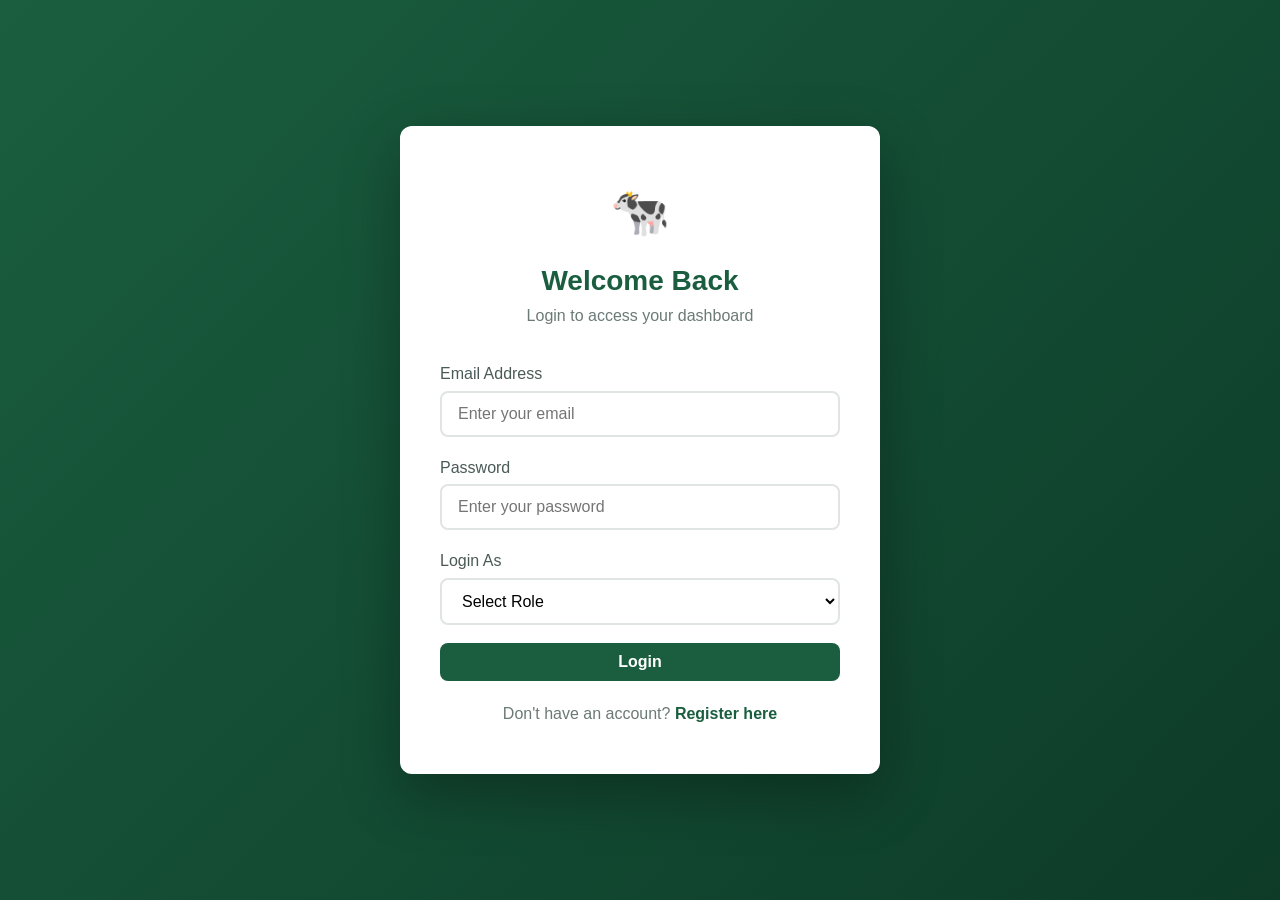
<file: frontend/admin-dashboard.html>
<!DOCTYPE html>
<html lang="en">
<head>
    <meta charset="UTF-8">
    <meta name="viewport" content="width=device-width, initial-scale=1.0">
    <title>Admin Dashboard - SmartLivestock</title>
    <link rel="stylesheet" href="css/style.css">
    <script src="js/session.js"></script>
</head>
<body>
    <div class="dashboard-wrapper">
        <!-- Sidebar -->
        <aside class="sidebar">
            <div class="sidebar-brand">
                <span class="logo-icon">🐄</span>
                <span class="logo-text">SmartLivestock</span>
            </div>
            <nav class="sidebar-nav">
                <a href="#" class="active" data-section="dashboard">
                    <span class="nav-icon">📊</span> Dashboard
                </a>
                <a href="#" data-section="users">
                    <span class="nav-icon">👤</span> Manage Users
                </a>
                <a href="#" data-section="livestock">
                    <span class="nav-icon">🐄</span> All Livestock
                </a>
                <a href="#" data-section="emergencies">
                    <span class="nav-icon">🚨</span> All Emergencies
                </a>
                <a href="#" data-section="appointments">
                    <span class="nav-icon">📅</span> All Appointments
                </a>
               <a href="javascript:void(0)" onclick="logout()">
                <span class="nav-icon">🚪</span>
                Logout
                </a>

            </nav>
        </aside>

        <!-- Main Content -->
        <main class="main-content">
            <!-- Dashboard -->
            <section id="section-dashboard" class="section active">
                <div class="section-header">
                    <h1>👋 Welcome, Administrator</h1>
                    <p>System overview and statistics</p>
                </div>
                <div class="stats-grid">
                    <div class="stat-card">
                        <div class="stat-icon">👤</div>
                        <div>
                            <h3>Total Users</h3>
                            <p id="adminTotalUsers">0</p>
                        </div>
                    </div>
                    <div class="stat-card">
                        <div class="stat-icon">🐄</div>
                        <div>
                            <h3>Total Livestock</h3>
                            <p id="adminTotalLivestock">0</p>
                        </div>
                    </div>
                    <div class="stat-card">
                        <div class="stat-icon">🚨</div>
                        <div>
                            <h3>Total Emergencies</h3>
                            <p id="adminTotalEmergencies">0</p>
                        </div>
                    </div>
                    <div class="stat-card">
                        <div class="stat-icon">📅</div>
                        <div>
                            <h3>Total Appointments</h3>
                            <p id="adminTotalAppointments">0</p>
                        </div>
                    </div>
                </div>
            </section>

            <!-- Users -->
            <section id="section-users" class="section">
                <div class="section-header">
                    <h1>👤 Manage Users</h1>
                </div>
                <div id="adminUsersList">
                    <!-- Loaded by JavaScript -->
                </div>
            </section>

            <!-- All Livestock -->
            <section id="section-livestock" class="section">
                <div class="section-header">
                    <h1>🐄 All Livestock</h1>
                </div>
                <div id="adminLivestockList">
                    <!-- Loaded by JavaScript -->
                </div>
            </section>

            <!-- All Emergencies -->
            <section id="section-emergencies" class="section">
                <div class="section-header">
                    <h1>🚨 All Emergencies</h1>
                </div>
                <div id="adminEmergenciesList">
                    <!-- Loaded by JavaScript -->
                </div>
            </section>

            <!-- All Appointments -->
            <section id="section-appointments" class="section">
                <div class="section-header">
                    <h1>📅 All Appointments</h1>
                </div>
                <div id="adminAppointmentsList">
                    <!-- Loaded by JavaScript -->
                </div>
            </section>
        </main>
    </div>

    <h2 id="welcomeText"></h2>

    <script src="js/api.js"></script>
    <script src="js/admin.js"></script>
</body>
</html>
</file>
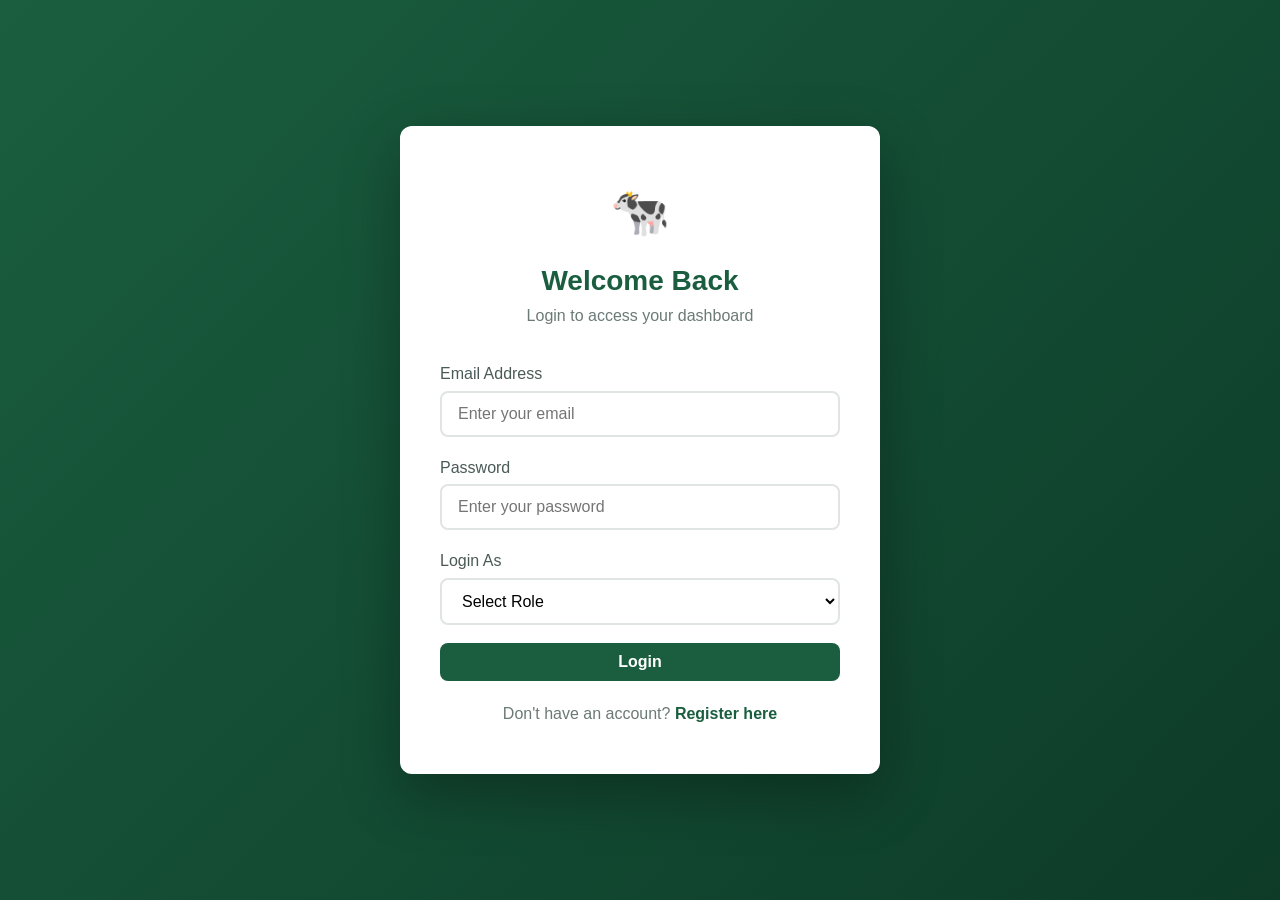
<file: frontend/doctor-dashboard.html>
<!DOCTYPE html>
<html lang="en">
<head>
    <meta charset="UTF-8">
    <meta name="viewport" content="width=device-width, initial-scale=1.0">
    <title>Doctor Dashboard - SmartLivestock</title>
    <link rel="stylesheet" href="css/style.css">
    <script src="js/session.js"></script>
</head>
<body>
    <div class="dashboard-wrapper">
        <!-- Sidebar -->
        <aside class="sidebar">
            <div class="sidebar-brand">
                <span class="logo-icon">🐄</span>
                <span class="logo-text">SmartLivestock</span>
            </div>
            <nav class="sidebar-nav">
                <a href="#" class="active" data-section="dashboard">
                    <span class="nav-icon">📊</span> Dashboard
                </a>
                <a href="#" data-section="emergencies">
                    <span class="nav-icon">🚨</span> Emergency Cases
                </a>
                <a href="#" data-section="chat">
                    <span class="nav-icon">💬</span> Chat
                </a>
                <a href="#" data-section="appointments">
                    <span class="nav-icon">📅</span> Appointments
                </a>
              <a href="javascript:void(0)" onclick="logout()">
            <span class="nav-icon">🚪</span>
            Logout
            </a>
            </nav>
        </aside>

        <!-- Main Content -->
        <main class="main-content">
            <!-- Dashboard -->
            <section id="section-dashboard" class="section active">
                <div class="section-header">
                    <h1>👋Welcome, <span id="doctorName">Doctor</span></h1>
                    <p>Manage emergency cases and appointments</p>
                </div>
                <div class="stats-grid">
                    <div class="stat-card">
                        <div class="stat-icon">🚨</div>
                        <div>
                            <h3>Pending Emergencies</h3>
                            <p id="pendingEmergencies">0</p>
                        </div>
                    </div>
                    <div class="stat-card">
                        <div class="stat-icon">✅</div>
                        <div>
                            <h3>Resolved Cases</h3>
                            <p id="resolvedCases">0</p>
                        </div>
                    </div>
                    <div class="stat-card">
                        <div class="stat-icon">📅</div>
                        <div>
                            <h3>Today's Appointments</h3>
                            <p id="todayAppointments">0</p>
                        </div>
                    </div>
                </div>
            </section>

            <section class="section active" id="section-emergencies">

         <div class="section-header">
         <h1>🚨 Emergency Cases</h1>

        <button
            class="btn btn-primary"
            onclick="loadDoctorEmergencies()"
        >
            Refresh
        </button>
        </div>

         <div
        id="doctorEmergencyList"
        class="livestock-grid"
      >
        <p>Loading emergencies...</p>
        </div>

        </section>

            

            <!-- Chat -->
            <section id="section-chat" class="section">
                <div class="section-header">
                    <h1>💬 Chat with Farmers</h1>
                </div>
                <div class="chat-container">
                    <div id="chatMessages" class="chat-box">
                        <!-- Messages loaded by JavaScript -->
                    </div>
                    <div class="chat-input">
                        <input type="text" id="chatInput" placeholder="Type your message...">
                        <button onclick="sendDoctorMessage()" class="btn btn-primary">Send</button>
                    </div>
                </div>
            </section>

            <!-- Appointments -->
            <section id="section-appointments" class="section">
                <div class="section-header">
                    <h1>📅 Appointments</h1>
                </div>
                <div id="doctorAppointmentsList">
                    <!-- Loaded by JavaScript -->
                </div>
            </section>
        </main>
    </div>

    <h2 id="welcomeText"></h2>

    <script src="js/api.js"></script>
     <script src="js/doctor-dashboard.js"></script>
</body>
</html>
</file>
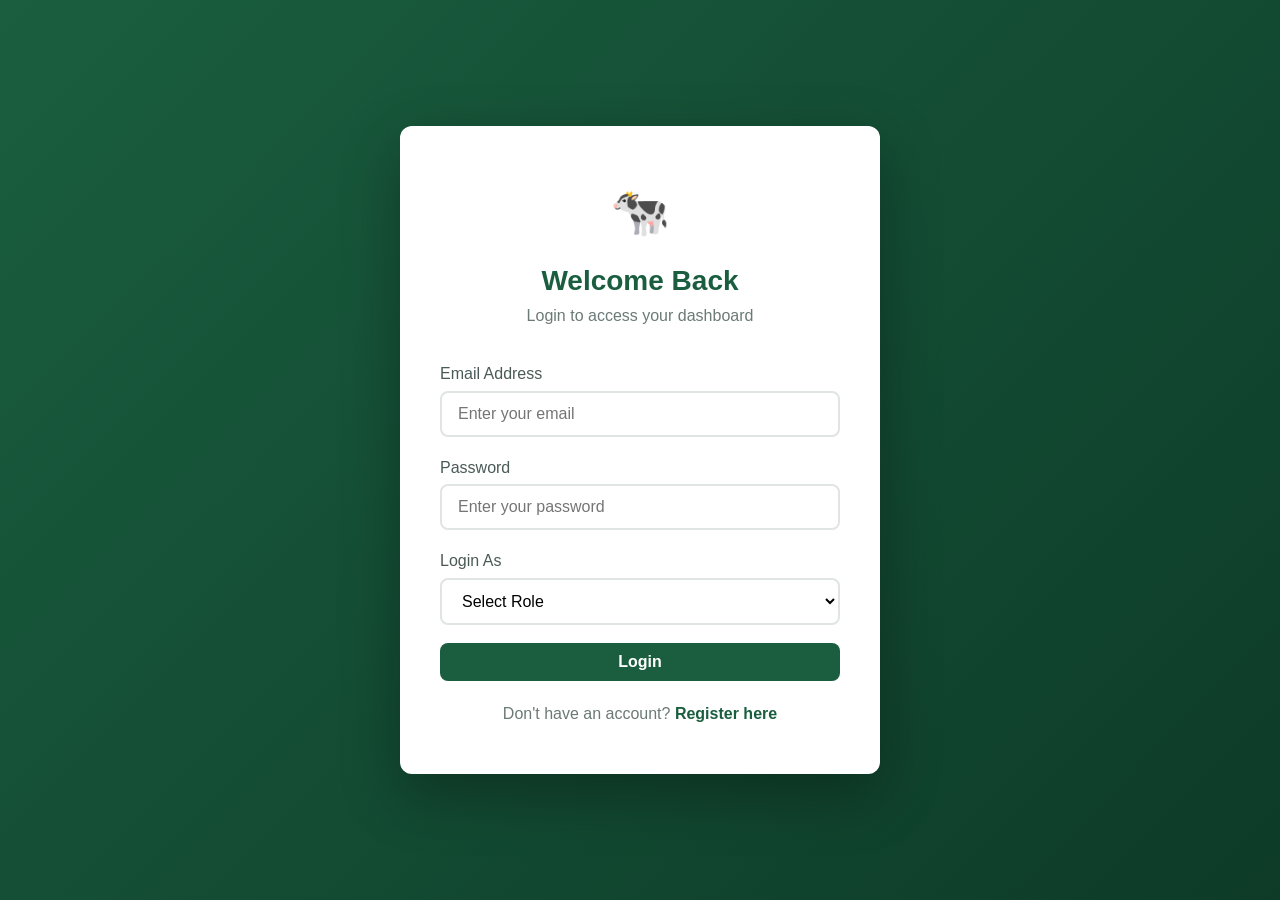
<file: frontend/farmer-dashboard.html>
<!DOCTYPE html>
<html lang="en">
<head>
    <meta charset="UTF-8">
    <meta name="viewport" content="width=device-width, initial-scale=1.0">
    <title>Farmer Dashboard - SmartLivestock</title>
    <link rel="stylesheet" href="css/style.css">
    <script src="js/session.js"></script>
</head>
<body>
    <div class="dashboard-wrapper">
        <!-- Sidebar -->
        <aside class="sidebar">
            <div class="sidebar-brand">
                <span class="logo-icon">🐄</span>
                <span class="logo-text">SmartLivestock</span>
            </div>
            <nav class="sidebar-nav">
                <a href="#" class="active" data-section="dashboard">
                    <span class="nav-icon">📊</span> Dashboard
                </a>
                <a href="#" data-section="livestock">
                    <span class="nav-icon">🐄</span> My Livestock
                </a>
                <a href="#" data-section="add-livestock">
                    <span class="nav-icon">➕</span> Add Livestock
                </a>
                <a href="#" data-section="emergency">
                    <span class="nav-icon">🚨</span> Report Emergency
                </a>
                <a href="#" data-section="emergencies-history">
                    <span class="nav-icon">📋</span> Emergency History
                </a>
                <a href="#" data-section="chat">
                    <span class="nav-icon">💬</span> Chat
                </a>
                <a href="#" data-section="appointments">
                    <span class="nav-icon">📅</span> Appointments
                </a>
               <a href="javascript:void(0)" onclick="logout()">
             <span class="nav-icon">🚪</span>
             Logout
            </a>
            </nav>
        </aside>

        <!-- Main Content -->
        <main class="main-content">
            <!-- Dashboard Section -->
            <section id="section-dashboard" class="section active">
                <div class="section-header">
                    <h1>👋 Welcome, <span id="farmerName">Farmer</span></h1>
                    <p>Here's an overview of your livestock and activities</p>
                </div>
                <div class="stats-grid">
                    <div class="stat-card">
                        <div class="stat-icon">🐄</div>
                        <div>
                            <h3>Total Livestock</h3>
                            <p id="totalLivestock">0</p>
                        </div>
                    </div>
                    <div class="stat-card">
                        <div class="stat-icon">🚨</div>
                        <div>
                            <h3>Active Emergencies</h3>
                            <p id="activeEmergencies">0</p>
                        </div>
                    </div>
                    <div class="stat-card">
                        <div class="stat-icon">📅</div>
                        <div>
                            <h3>Pending Appointments</h3>
                            <p id="pendingAppointments">0</p>
                        </div>
                    </div>
                    <div class="stat-card">
                        <div class="stat-icon">✅</div>
                        <div>
                            <h3>Resolved Emergencies</h3>
                            <p id="resolvedEmergencies">0</p>
                        </div>
                    </div>
                </div>
                <div class="recent-activity">
                    <h3>Recent Activities</h3>
                    <div id="recentActivities">
                        <p style="color: #999;">No recent activities</p>
                    </div>
                </div>
            </section>

            <!-- Livestock Section -->
            <section id="section-livestock" class="section">
                <div class="section-header">
                    <h1>🐄 My Livestock</h1>
                    <a href="#" onclick="showSection('add-livestock')" class="btn btn-primary">Add New</a>
                </div>
                <div id="livestockList" class="livestock-grid">
                    <!-- Loaded by JavaScript -->
                </div>
            </section>

            <!-- Add Livestock Section -->
            <section id="section-add-livestock" class="section">
                <div class="section-header">
                    <h1>➕ Register New Livestock</h1>
                </div>
                <form id="livestockForm" class="form-card">
                    <div class="form-row">
                        <div class="form-group">
                            <label>Animal Type *</label>
                            <select id="animalType" required>
                                <option value="">Select type</option>
                                <option value="cattle">Cattle</option>
                                <option value="goat">Goat</option>
                                <option value="sheep">Sheep</option>
                                <option value="poultry">Poultry</option>
                                <option value="pig">Pig</option>
                                <option value="other">Other</option>
                            </select>
                        </div>
                        <div class="form-group">
                            <label>Breed</label>
                            <input type="text" id="breed" placeholder="e.g., Jersey">
                        </div>
                    </div>
                    <div class="form-row">
                        <div class="form-group">
                            <label>Name (Optional)</label>
                            <input type="text" id="animalName" placeholder="Give your animal a name">
                        </div>
                        <div class="form-group">
                            <label>Age (Years) *</label>
                            <input type="number" id="age" min="0" required>
                        </div>
                    </div>
                    <div class="form-row">
                        <div class="form-group">
                            <label>Weight (kg)</label>
                            <input type="number" id="weight" step="0.1" placeholder="Optional">
                        </div>
                        <div class="form-group">
                            <label>Health Status</label>
                            <select id="healthStatus">
                                <option value="Healthy">Healthy</option>
                                <option value="Sick">Sick</option>
                                <option value="Under Treatment">Under Treatment</option>
                                <option value="Recovering">Recovering</option>
                            </select>
                        </div>
                    </div>
                    <div class="form-group">
                        <label>Photo (Optional)</label>
                        <input type="file" id="animalImage" accept="image/*">
                    </div>
                    <div id="livestockFormError" class="error-message" style="display:none;"></div>
                    <button type="submit" class="btn btn-primary">Register Livestock</button>
                </form>
            </section>

            <!-- Emergency Section -->
            <section id="section-emergency" class="section">
                <div class="section-header">
                    <h1>🚨 Report Emergency</h1>
                    <p>Describe the emergency in detail for quick response</p>
                </div>
                <form id="emergencyForm" class="form-card">
                    <div class="form-group">
                        <label>Select Affected Livestock *</label>
                        <select id="emergencyLivestock" required>
                            <option value="">Select an animal</option>
                        </select>
                    </div>
                    <div class="form-group">
                        <label>Emergency Title *</label>
                        <input type="text" id="emergencyTitle" placeholder="e.g., Severe fever and loss of appetite" required>
                    </div>
                    <div class="form-group">
                        <label>Description of Symptoms *</label>
                        <textarea id="emergencyDescription" rows="4" placeholder="Describe what's happening with the animal..." required></textarea>
                    </div>
                    <div class="form-row">
                        <div class="form-group">
                            <label>Severity Level *</label>
                            <select id="severity" required>
                                <option value="critical">🔴 Critical - Immediate danger</option>
                                <option value="high">🟠 High - Needs urgent attention</option>
                                <option value="medium">🟡 Medium - Needs attention soon</option>
                                <option value="low">🟢 Low - Can wait</option>
                            </select>
                        </div>
                        <div class="form-group">
                            <label>Location</label>
                            <input type="text" id="emergencyLocation" placeholder="Where is the animal located?">
                        </div>
                    </div>
                    <div class="form-group">
                        <label>Upload Photo (Optional)</label>
                        <input type="file" id="emergencyImage" accept="image/*">
                    </div>
                    <div id="emergencyFormError" class="error-message" style="display:none;"></div>
                    <button type="submit" class="btn btn-danger">🚨 Report Emergency Now</button>
                </form>
            </section>

            <!-- Emergency History Section -->
            <section id="section-emergencies-history" class="section">
                <div class="section-header">
                    <h1>📋 Emergency History</h1>
                </div>
                <div id="emergencyHistoryList">
                    <!-- Loaded by JavaScript -->
                </div>
            </section>

            <!-- Chat Section -->
            <section id="section-chat" class="section">
                <div class="section-header">
                    <h1>💬 Chat with Vet</h1>
                    <p>Communicate directly with veterinary doctors</p>
                </div>
                <div class="chat-container">
                    <div id="chatMessages" class="chat-box">
                        <!-- Messages loaded by JavaScript -->
                    </div>
                    <div class="chat-input">
                        <input type="text" id="chatInput" placeholder="Type your message...">
                        <button onclick="sendMessage()" class="btn btn-primary">Send</button>
                    </div>
                </div>
            </section>

            <!-- Appointments Section -->
          <section id="section-appointments" class="section">

    <div class="section-header">
        <h1>📅 My Appointments</h1>

        <button
            class="btn btn-primary"
            onclick="showAppointmentForm()"
        >
            Book Appointment
        </button>
    </div>

    <!-- Appointment form -->
    <div
        id="appointmentFormContainer"
        class="auth-card"
        style="display: none; margin-bottom: 25px;"
    >

        <h2>Book Appointment</h2>

        <form id="appointmentForm" class="auth-form">

            <div class="form-group">
                <label for="appointmentLivestock">
                    Select Livestock
                </label>

                <select id="appointmentLivestock" required>
                    <option value="">
                        Select an animal
                    </option>
                </select>
            </div>

            <div class="form-group">
                <label for="appointmentDate">
                    Appointment Date
                </label>

                <input
                    type="date"
                    id="appointmentDate"
                    required
                >
            </div>

            <div class="form-group">
                <label for="appointmentTime">
                    Appointment Time
                </label>

                <input
                    type="time"
                    id="appointmentTime"
                    required
                >
            </div>

            <div class="form-group">
                <label for="appointmentPurpose">
                    Purpose
                </label>

                <textarea
                    id="appointmentPurpose"
                    placeholder="Explain why you need the appointment"
                    required
                ></textarea>
            </div>

            <div
                id="appointmentFormError"
                class="error-message"
                style="display: none;"
            ></div>

            <button
                type="submit"
                class="btn btn-primary"
            >
                Submit Appointment
            </button>

            <button
                type="button"
                class="btn"
                onclick="hideAppointmentForm()"
            >
                Cancel
            </button>

        </form>
    </div>

    <!-- Appointment list -->
    <div id="appointmentsList">
        <p>Loading appointments...</p>
    </div>

</section>
        </main>
    </div>

    <h2 id="welcomeText"></h2>

    <script src="js/api.js"></script>
   <script src="js/farmer-dashboard.js"></script>
</body>
</html>
</file>
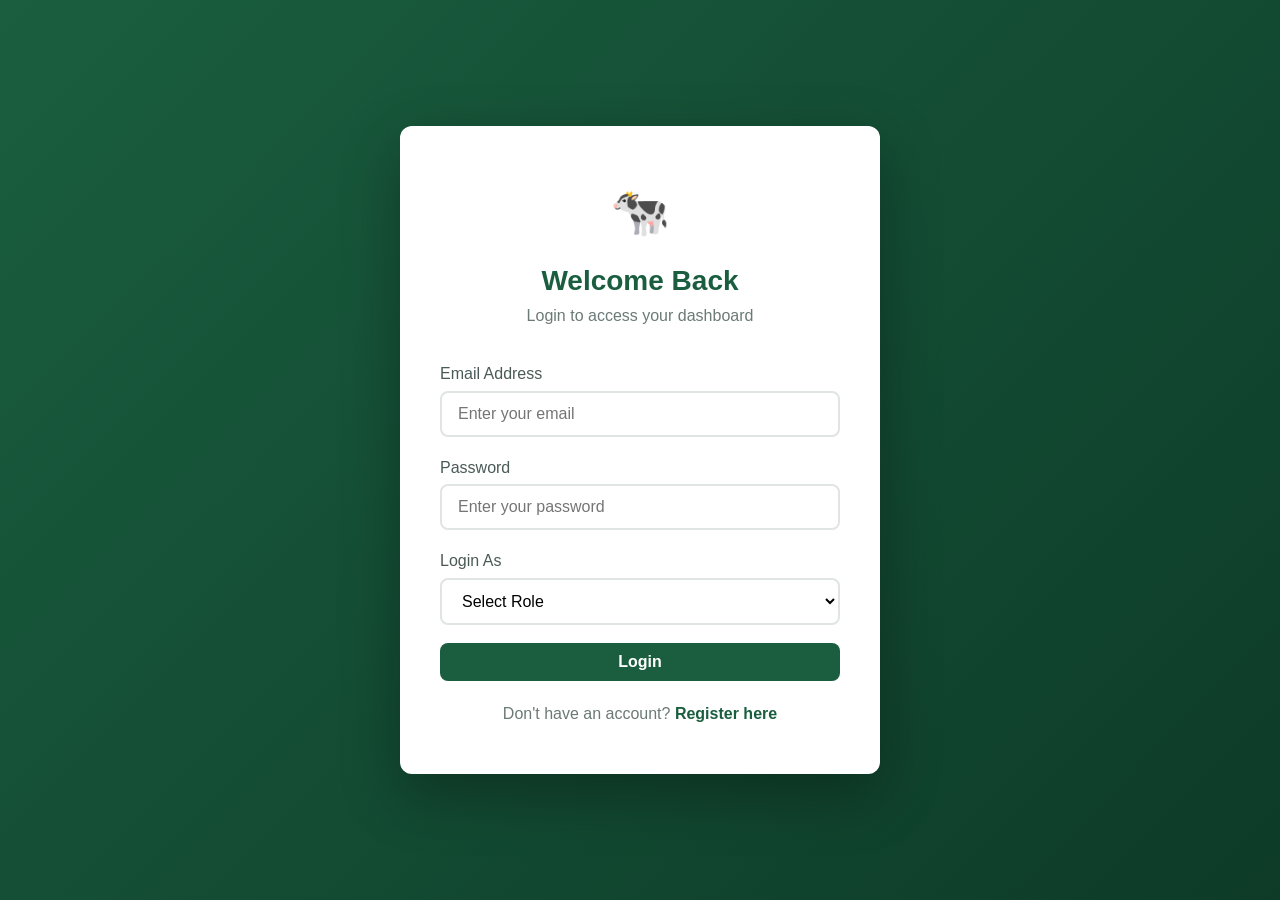
<file: frontend/login.html>
<!DOCTYPE html>
<html lang="en">
<head>
    <meta charset="UTF-8">
    <meta name="viewport" content="width=device-width, initial-scale=1.0">
    <title>Login - SmartLivestock</title>
    <link rel="stylesheet" href="css/style.css">
</head>
<body class="auth-page">
    <div class="auth-container">
        <div class="auth-card">
            <div class="auth-header">
                <span class="logo-icon">🐄</span>
                <h2>Welcome Back</h2>
                <p>Login to access your dashboard</p>
            </div>

            <form id="loginForm" class="auth-form">
                <div class="form-group">
                    <label for="email">Email Address</label>
                    <input type="email" id="email" placeholder="Enter your email" required>
                </div>

                <div class="form-group">
                    <label for="password">Password</label>
                    <input type="password" id="password" placeholder="Enter your password" required>
                </div>

                <div class="form-group">
                    <label for="role">Login As</label>
                  <select id="role" required>
                    <option value="">Select Role</option>
                    <option value="FARMER">Farmer</option>
                     <option value="DOCTOR">Veterinary Doctor</option>
                     <option value="ADMIN">Administrator</option>
</select>
                </div>

                <div id="loginError" class="error-message" style="display:none;"></div>

                <button type="submit" class="btn btn-primary btn-block">Login</button>
            </form>

            <p class="auth-link">
                Don't have an account? <a href="register.html">Register here</a>
            </p>
        </div>
    </div>

    <script src="js/api.js"></script>
    <script src="js/auth.js"></script>
</body>
</html>
</file>
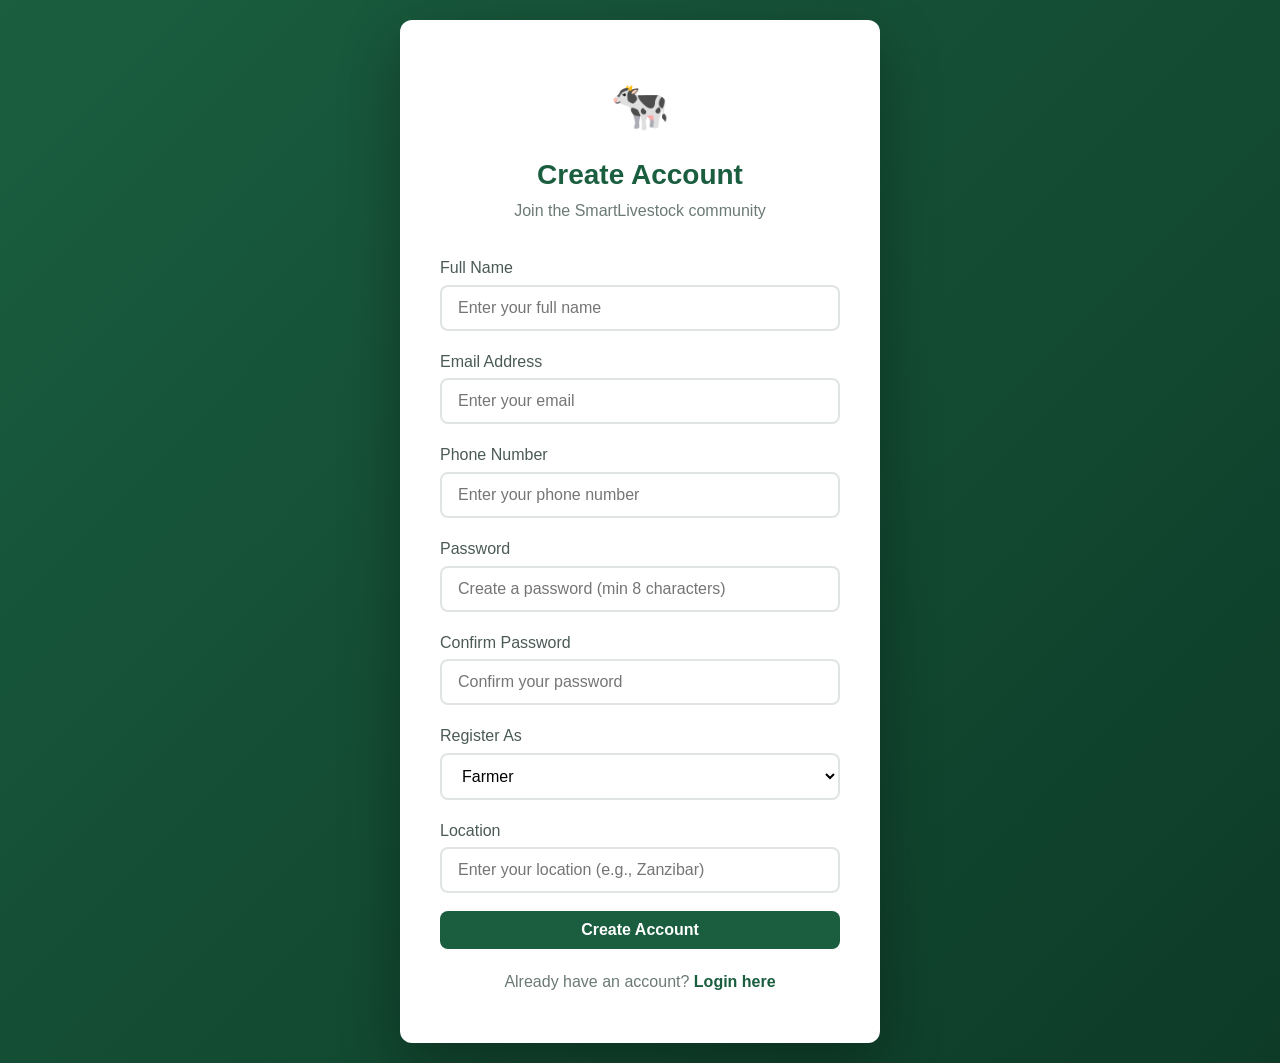
<file: frontend/register.html>
<!DOCTYPE html>
<html lang="en">
<head>
    <meta charset="UTF-8">
    <meta name="viewport" content="width=device-width, initial-scale=1.0">
    <title>Register - SmartLivestock</title>
    <link rel="stylesheet" href="css/style.css">
</head>
<body class="auth-page">
    <div class="auth-container">
        <div class="auth-card">
            <div class="auth-header">
                <span class="logo-icon">🐄</span>
                <h2>Create Account</h2>
                <p>Join the SmartLivestock community</p>
            </div>

            <form id="registerForm" class="auth-form">
                <div class="form-group">
                    <label for="fullName">Full Name</label>
                    <input type="text" id="fullName" placeholder="Enter your full name" required>
                </div>

                <div class="form-group">
                    <label for="email">Email Address</label>
                    <input type="email" id="email" placeholder="Enter your email" required>
                </div>

                <div class="form-group">
                    <label for="phone">Phone Number</label>
                    <input type="tel" id="phone" placeholder="Enter your phone number">
                </div>

                <div class="form-group">
                    <label for="password">Password</label>
                    <input type="password" id="password" placeholder="Create a password (min 8 characters)" required minlength="8">
                </div>

                <div class="form-group">
                    <label for="confirmPassword">Confirm Password</label>
                    <input type="password" id="confirmPassword" placeholder="Confirm your password" required>
                </div>

                <div class="form-group">
                    <label for="role">Register As</label>
                    <select id="role" required>
                     <option value="FARMER">Farmer</option>
                     <option value="DOCTOR">Veterinary Doctor</option>
                    </select>
                </div>

                <div class="form-group">
                    <label for="location">Location</label>
                    <input type="text" id="location" placeholder="Enter your location (e.g., Zanzibar)">
                </div>

                <div id="registerError" class="error-message" style="display:none;"></div>

                <button type="submit" class="btn btn-primary btn-block">Create Account</button>
            </form>

            <p class="auth-link">
                Already have an account? <a href="login.html">Login here</a>
            </p>
        </div>
    </div>

    <script src="js/api.js"></script>
    <script src="js/auth.js"></script>
</body>
</html>
</file>
<file: frontend/css/style.css>
/* ============================================
   SMART LIVESTOCK SYSTEM - COMPLETE STYLES
   ============================================ */

/* ========== RESET & BASE ========== */
* {
    margin: 0;
    padding: 0;
    box-sizing: border-box;
}

:root {
    --primary: #1a5e3f;
    --primary-dark: #0d3b28;
    --primary-light: #2d8f5e;
    --secondary: #e8f5e9;
    --danger: #d32f2f;
    --warning: #f57c00;
    --success: #2e7d32;
    --gray-50: #f8faf9;
    --gray-100: #f0f2f1;
    --gray-200: #e0e4e2;
    --gray-300: #c8cecc;
    --gray-400: #a0aaa7;
    --gray-500: #6b7a76;
    --gray-600: #4a5a56;
    --gray-700: #2d3a37;
    --shadow: 0 4px 24px rgba(0,0,0,0.08);
    --shadow-hover: 0 8px 32px rgba(0,0,0,0.12);
    --radius: 12px;
    --radius-sm: 8px;
    --transition: all 0.3s cubic-bezier(0.4, 0, 0.2, 1);
}

body {
    font-family: -apple-system, BlinkMacSystemFont, 'Segoe UI', Roboto, 'Helvetica Neue', Arial, sans-serif;
    background: var(--gray-50);
    color: var(--gray-700);
    line-height: 1.6;
}

a {
    text-decoration: none;
    color: inherit;
}

.container {
    max-width: 1200px;
    margin: 0 auto;
    padding: 0 20px;
}

/* ========== BUTTONS ========== */
.btn {
    display: inline-flex;
    align-items: center;
    justify-content: center;
    padding: 10px 24px;
    border: none;
    border-radius: var(--radius-sm);
    font-size: 16px;
    font-weight: 600;
    cursor: pointer;
    transition: var(--transition);
    gap: 8px;
}

.btn-primary {
    background: var(--primary);
    color: white;
}

.btn-primary:hover {
    background: var(--primary-dark);
    transform: translateY(-2px);
    box-shadow: var(--shadow-hover);
}

.btn-outline {
    background: transparent;
    color: var(--primary);
    border: 2px solid var(--primary);
}

.btn-outline:hover {
    background: var(--primary);
    color: white;
}

.btn-outline-light {
    background: transparent;
    color: white;
    border: 2px solid white;
}

.btn-outline-light:hover {
    background: white;
    color: var(--primary);
}

.btn-danger {
    background: var(--danger);
    color: white;
}

.btn-danger:hover {
    background: #b71c1c;
    transform: translateY(-2px);
}

.btn-lg {
    padding: 14px 36px;
    font-size: 18px;
}

.btn-block {
    width: 100%;
}

/* ========== NAVBAR ========== */
.navbar {
    background: white;
    padding: 16px 0;
    box-shadow: var(--shadow);
    position: fixed;
    width: 100%;
    top: 0;
    z-index: 1000;
}

.navbar .container {
    display: flex;
    justify-content: space-between;
    align-items: center;
}

.nav-brand {
    display: flex;
    align-items: center;
    gap: 10px;
    font-size: 24px;
    font-weight: 700;
    color: var(--primary);
}

.logo-icon {
    font-size: 28px;
}

.nav-menu {
    display: flex;
    align-items: center;
    list-style: none;
    gap: 20px;
}

.nav-menu a {
    padding: 8px 16px;
    border-radius: var(--radius-sm);
    transition: var(--transition);
    font-weight: 500;
}

.nav-menu a:hover:not(.btn) {
    background: var(--gray-100);
}

.nav-menu a.active {
    color: var(--primary);
    background: var(--secondary);
}

/* ========== HERO ========== */
.hero {
    background: linear-gradient(135deg, var(--primary) 0%, var(--primary-dark) 100%);
    color: white;
    padding: 140px 0 80px;
    min-height: 100vh;
    display: flex;
    align-items: center;
}

.hero-content {
    text-align: center;
    max-width: 800px;
    margin: 0 auto;
}

.hero-content h1 {
    font-size: 52px;
    font-weight: 800;
    line-height: 1.1;
    margin-bottom: 20px;
}

.hero-content p {
    font-size: 20px;
    opacity: 0.9;
    margin-bottom: 30px;
}

.hero-buttons {
    display: flex;
    gap: 16px;
    justify-content: center;
    flex-wrap: wrap;
}

.hero-stats {
    display: grid;
    grid-template-columns: repeat(4, 1fr);
    gap: 30px;
    margin-top: 60px;
    padding-top: 40px;
    border-top: 1px solid rgba(255,255,255,0.15);
}

.stat-item {
    text-align: center;
}

.stat-number {
    display: block;
    font-size: 36px;
    font-weight: 700;
}

.stat-label {
    font-size: 14px;
    opacity: 0.8;
}

/* ========== FEATURES ========== */
.features {
    padding: 80px 0;
    background: white;
}

.section-title {
    font-size: 36px;
    text-align: center;
    color: var(--primary);
    margin-bottom: 10px;
}

.section-subtitle {
    text-align: center;
    color: var(--gray-500);
    font-size: 18px;
    margin-bottom: 50px;
}

.features-grid {
    display: grid;
    grid-template-columns: repeat(auto-fit, minmax(280px, 1fr));
    gap: 30px;
}

.feature-card {
    padding: 30px;
    background: var(--gray-50);
    border-radius: var(--radius);
    text-align: center;
    transition: var(--transition);
    border: 1px solid var(--gray-100);
}

.feature-card:hover {
    transform: translateY(-4px);
    box-shadow: var(--shadow-hover);
    border-color: var(--primary-light);
}

.feature-icon {
    font-size: 48px;
    margin-bottom: 16px;
}

.feature-card h3 {
    font-size: 20px;
    color: var(--primary);
    margin-bottom: 8px;
}

/* ========== ABOUT ========== */
.about {
    padding: 80px 0;
    background: var(--gray-50);
}

.about-grid {
    display: grid;
    grid-template-columns: 1fr 1fr;
    gap: 60px;
    align-items: center;
}

.about-content h2 {
    font-size: 36px;
    color: var(--primary);
    margin-bottom: 16px;
}

.about-content p {
    color: var(--gray-500);
    margin-bottom: 12px;
}

.about-list {
    list-style: none;
    margin-top: 20px;
}

.about-list li {
    padding: 8px 0;
    font-weight: 500;
}

/* ========== AUTH PAGES ========== */
.auth-page {
    background: linear-gradient(135deg, var(--primary) 0%, var(--primary-dark) 100%);
    min-height: 100vh;
    display: flex;
    align-items: center;
    justify-content: center;
    padding: 20px;
}

.auth-container {
    width: 100%;
    max-width: 480px;
}

.auth-card {
    background: white;
    padding: 48px 40px;
    border-radius: var(--radius);
    box-shadow: 0 20px 60px rgba(0,0,0,0.3);
}

.auth-header {
    text-align: center;
    margin-bottom: 32px;
}

.auth-header .logo-icon {
    font-size: 48px;
    display: block;
    margin-bottom: 8px;
}

.auth-header h2 {
    font-size: 28px;
    color: var(--primary);
}

.auth-header p {
    color: var(--gray-500);
}

.auth-form .form-group {
    margin-bottom: 18px;
}

.auth-link {
    text-align: center;
    margin-top: 20px;
    color: var(--gray-500);
}

.auth-link a {
    color: var(--primary);
    font-weight: 600;
}

.auth-link a:hover {
    text-decoration: underline;
}

/* ========== FORM ELEMENTS ========== */
.form-group {
    margin-bottom: 16px;
}

.form-group label {
    display: block;
    font-weight: 500;
    margin-bottom: 4px;
    color: var(--gray-600);
}

.form-group input,
.form-group select,
.form-group textarea {
    width: 100%;
    padding: 12px 16px;
    border: 2px solid var(--gray-200);
    border-radius: var(--radius-sm);
    font-size: 16px;
    transition: var(--transition);
    background: white;
}

.form-group input:focus,
.form-group select:focus,
.form-group textarea:focus {
    outline: none;
    border-color: var(--primary);
    box-shadow: 0 0 0 3px rgba(26, 94, 63, 0.1);
}

.form-group textarea {
    resize: vertical;
    min-height: 80px;
}

.form-row {
    display: grid;
    grid-template-columns: 1fr 1fr;
    gap: 16px;
}

.error-message {
    background: #fde8e8;
    color: var(--danger);
    padding: 10px 16px;
    border-radius: var(--radius-sm);
    margin-bottom: 16px;
    border: 1px solid #fcc;
}

/* ========== DASHBOARD LAYOUT ========== */
.dashboard-wrapper {
    display: flex;
    min-height: 100vh;
}

.sidebar {
    width: 260px;
    background: var(--primary-dark);
    color: white;
    padding: 24px 0;
    position: fixed;
    height: 100vh;
    overflow-y: auto;
    display: flex;
    flex-direction: column;
}

.sidebar-brand {
    padding: 0 24px 24px;
    font-size: 20px;
    font-weight: 700;
    display: flex;
    align-items: center;
    gap: 10px;
    border-bottom: 1px solid rgba(255,255,255,0.1);
}

.sidebar-nav {
    padding: 16px 12px;
    flex: 1;
}

.sidebar-nav a {
    display: flex;
    align-items: center;
    gap: 12px;
    padding: 12px 16px;
    border-radius: var(--radius-sm);
    color: rgba(255,255,255,0.7);
    transition: var(--transition);
    margin-bottom: 2px;
    font-weight: 500;
}

.sidebar-nav a:hover {
    background: rgba(255,255,255,0.1);
    color: white;
}

.sidebar-nav a.active {
    background: var(--primary);
    color: white;
}

.nav-icon {
    font-size: 20px;
    width: 28px;
    text-align: center;
}

.main-content {
    margin-left: 260px;
    padding: 30px;
    width: 100%;
}

.section {
    display: none;
    animation: fadeIn 0.3s ease;
}

.section.active {
    display: block;
}

@keyframes fadeIn {
    from { opacity: 0; transform: translateY(10px); }
    to { opacity: 1; transform: translateY(0); }
}

.section-header {
    display: flex;
    justify-content: space-between;
    align-items: flex-start;
    margin-bottom: 24px;
}

.section-header h1 {
    font-size: 28px;
    color: var(--primary-dark);
}

.section-header p {
    color: var(--gray-500);
}

/* ========== STATS CARDS ========== */
.stats-grid {
    display: grid;
    grid-template-columns: repeat(auto-fit, minmax(200px, 1fr));
    gap: 20px;
    margin-bottom: 30px;
}

.stat-card {
    background: white;
    padding: 24px;
    border-radius: var(--radius);
    box-shadow: var(--shadow);
    display: flex;
    align-items: center;
    gap: 16px;
    transition: var(--transition);
}

.stat-card:hover {
    transform: translateY(-2px);
    box-shadow: var(--shadow-hover);
}

.stat-icon {
    font-size: 32px;
    width: 56px;
    height: 56px;
    background: var(--secondary);
    border-radius: 50%;
    display: flex;
    align-items: center;
    justify-content: center;
}

.stat-card h3 {
    font-size: 13px;
    color: var(--gray-500);
    text-transform: uppercase;
    letter-spacing: 0.5px;
}

.stat-card p {
    font-size: 28px;
    font-weight: 700;
    color: var(--primary-dark);
}

/* ========== LIVESTOCK CARDS ========== */
.livestock-grid {
    display: grid;
    grid-template-columns: repeat(auto-fill, minmax(250px, 1fr));
    gap: 20px;
}

.livestock-card {
    background: white;
    padding: 20px;
    border-radius: var(--radius);
    box-shadow: var(--shadow);
    border-left: 4px solid var(--primary);
    transition: var(--transition);
}

.livestock-card:hover {
    box-shadow: var(--shadow-hover);
}

.livestock-card h4 {
    font-size: 18px;
    color: var(--primary-dark);
}

.livestock-card .type {
    color: var(--gray-500);
    font-size: 14px;
}

.livestock-card .status-badge {
    display: inline-block;
    padding: 2px 12px;
    border-radius: 12px;
    font-size: 12px;
    font-weight: 600;
}

.status-badge.healthy { background: #c8e6c9; color: #2e7d32; }
.status-badge.sick { background: #ffcdd2; color: #c62828; }
.status-badge.treatment { background: #fff3e0; color: #e65100; }

/* ========== CHAT ========== */
.chat-container {
    background: white;
    border-radius: var(--radius);
    box-shadow: var(--shadow);
    overflow: hidden;
}

.chat-box {
    height: 400px;
    overflow-y: auto;
    padding: 20px;
    background: var(--gray-50);
}

.chat-message {
    margin-bottom: 12px;
    max-width: 70%;
    padding: 12px 16px;
    border-radius: var(--radius-sm);
    animation: fadeIn 0.2s ease;
}

.chat-message.sent {
    background: var(--primary);
    color: white;
    margin-left: auto;
    border-bottom-right-radius: 4px;
}

.chat-message.received {
    background: white;
    color: var(--gray-700);
    border: 1px solid var(--gray-200);
    border-bottom-left-radius: 4px;
}

.chat-message .sender {
    font-size: 12px;
    font-weight: 600;
    margin-bottom: 4px;
}

.chat-message .time {
    font-size: 11px;
    opacity: 0.7;
    margin-top: 4px;
    display: block;
}

.chat-input {
    display: flex;
    padding: 16px;
    gap: 12px;
    border-top: 1px solid var(--gray-200);
    background: white;
}

.chat-input input {
    flex: 1;
    padding: 12px 16px;
    border: 2px solid var(--gray-200);
    border-radius: var(--radius-sm);
    font-size: 16px;
}

.chat-input input:focus {
    outline: none;
    border-color: var(--primary);
}

/* ========== FORM CARD ========== */
.form-card {
    background: white;
    padding: 30px;
    border-radius: var(--radius);
    box-shadow: var(--shadow);
    max-width: 800px;
}

/* ========== RESPONSIVE ========== */
@media (max-width: 1024px) {
    .hero-content h1 {
        font-size: 40px;
    }
    .hero-stats {
        grid-template-columns: repeat(2, 1fr);
    }
}

@media (max-width: 768px) {
    .sidebar {
        width: 200px;
    }
    .main-content {
        margin-left: 200px;
        padding: 20px;
    }
    .about-grid {
        grid-template-columns: 1fr;
    }
    .hero-content h1 {
        font-size: 32px;
    }
    .nav-menu {
        gap: 10px;
    }
    .nav-menu a:not(.btn) {
        display: none;
    }
    .form-row {
        grid-template-columns: 1fr;
    }
    .stats-grid {
        grid-template-columns: 1fr 1fr;
    }
}

@media (max-width: 480px) {
    .sidebar {
        width: 100%;
        height: auto;
        position: relative;
    }
    .main-content {
        margin-left: 0;
        padding: 16px;
    }
    .auth-card {
        padding: 32px 20px;
    }
    .stats-grid {
        grid-template-columns: 1fr;
    }
    .hero-stats {
        grid-template-columns: 1fr 1fr;
        gap: 16px;
    }
    .stat-number {
        font-size: 28px;
    }
}

/* ========== FOOTER ========== */
.footer {
    background: var(--primary-dark);
    color: rgba(255,255,255,0.8);
    padding: 60px 0 20px;
}

.footer-grid {
    display: grid;
    grid-template-columns: repeat(auto-fit, minmax(200px, 1fr));
    gap: 40px;
    margin-bottom: 40px;
}

.footer-brand .logo-icon {
    font-size: 32px;
}
.footer-brand .logo-text {
    font-size: 20px;
    font-weight: 700;
}

.footer h4 {
    color: white;
    margin-bottom: 12px;
}

.footer ul {
    list-style: none;
}

.footer ul li {
    margin-bottom: 8px;
}

.footer ul li a:hover {
    color: white;
    text-decoration: underline;
}

.footer-bottom {
    text-align: center;
    padding-top: 20px;
    border-top: 1px solid rgba(255,255,255,0.1);
    font-size: 14px;
}
</file>
